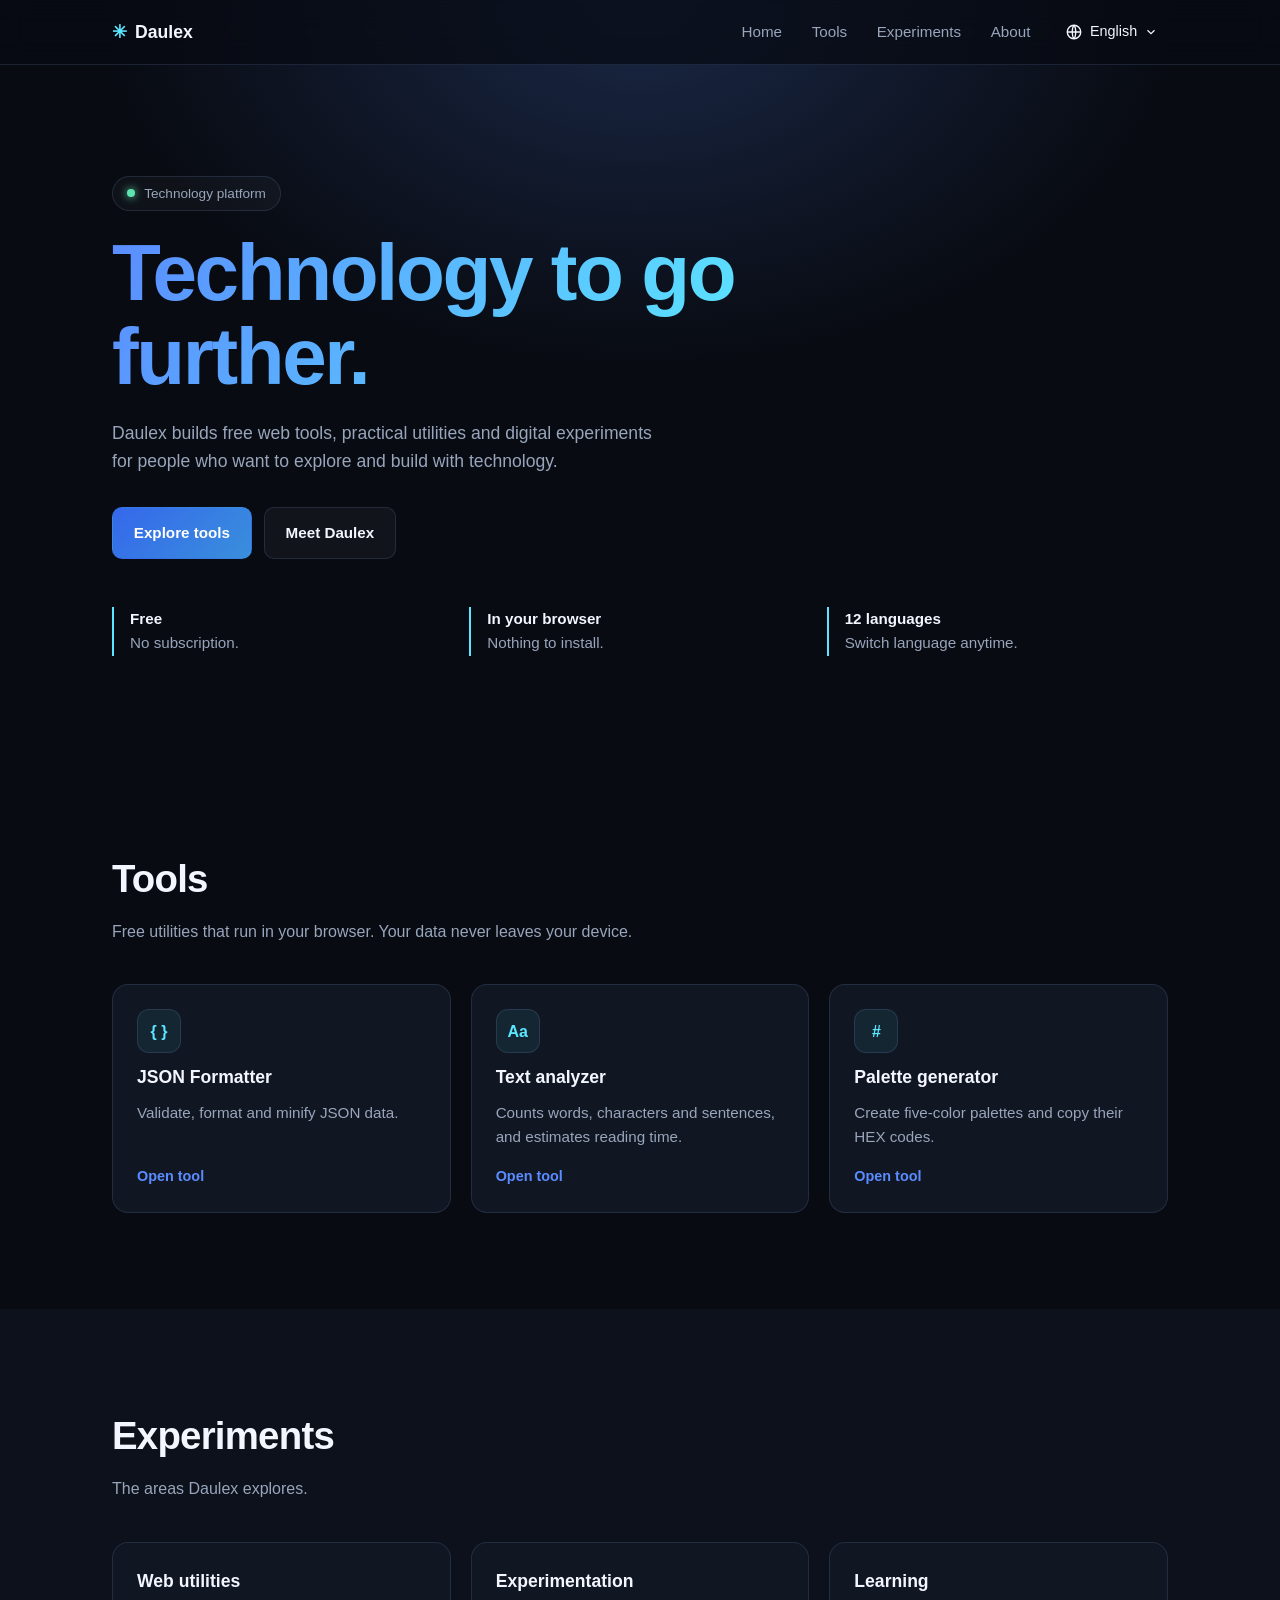
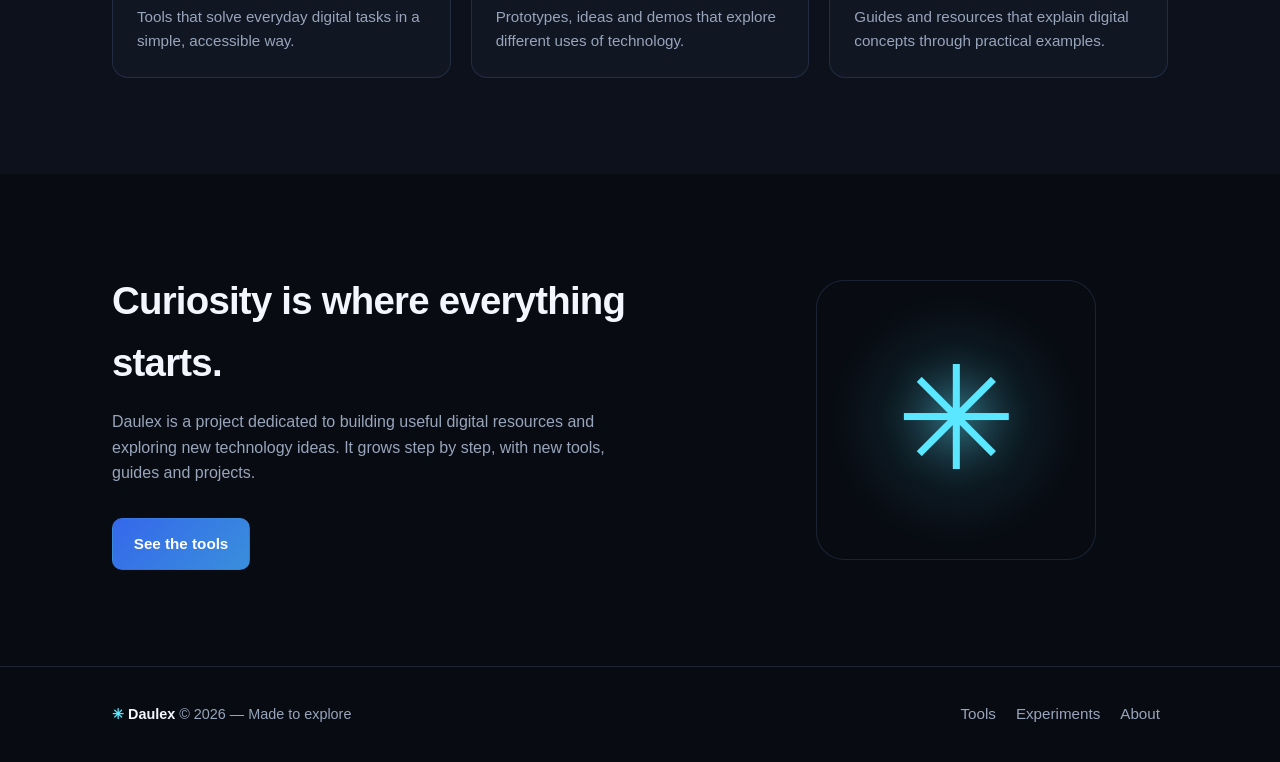
<file: index.html>
<!DOCTYPE html>
<html lang="es">
<head>
<meta charset="utf-8">
<meta name="viewport" content="width=device-width, initial-scale=1">
<meta name="theme-color" content="#080B12">
<link rel="icon" href="/favicon.ico" sizes="48x48">
<link rel="icon" href="/favicon.svg" type="image/svg+xml" sizes="any">
<link rel="apple-touch-icon" href="/apple-touch-icon.png">
<link rel="stylesheet" href="/assets/css/style.css">
<title>Daulex — Herramientas tecnológicas gratuitas</title>
<meta name="description" content="Daulex es una plataforma tecnológica con herramientas web gratuitas: JSON Formatter, analizador de texto y generador de paletas de colores.">
<meta name="robots" content="index, follow">
<link rel="canonical" href="https://daulex.com/">
<meta property="og:type" content="website">
<meta property="og:site_name" content="Daulex">
<meta property="og:title" content="Daulex — Herramientas tecnológicas gratuitas">
<meta property="og:description" content="Herramientas web gratuitas, utilidades prácticas y experimentos digitales.">
<meta property="og:url" content="https://daulex.com/">
<script type="application/ld+json">{"@context":"https://schema.org","@type":"WebSite","name":"Daulex","url":"https://daulex.com/"}</script>
<script type="application/ld+json">{"@context":"https://schema.org","@type":"Organization","name":"Daulex","url":"https://daulex.com/","description":"Plataforma tecnológica con herramientas web gratuitas.","logo":"https://daulex.com/icon-512.png"}</script>
<script src="/assets/js/main.js" defer></script>
</head>
<body>
<div id="site-header"></div>
<main>
<section class="hero"><div class="wrap">
  <span class="badge" data-i18n="badge">Plataforma tecnológica</span>
  <h1 data-i18n="h1">Tecnología para ir más allá.</h1>
  <p class="lead" data-i18n="lead">Daulex crea herramientas web gratuitas, utilidades prácticas y experimentos digitales para quienes quieren explorar y construir con tecnología.</p>
  <div class="btns"><a class="btn" href="#herramientas" data-i18n="b1">Explorar herramientas</a><a class="btn ghost" href="#acerca" data-i18n="b2">Conocer Daulex</a></div>
  <div class="feats">
    <div class="feat"><b data-i18n="f1a">Gratis</b><span data-i18n="f1b">Sin suscripción.</span></div>
    <div class="feat"><b data-i18n="f2a">En tu navegador</b><span data-i18n="f2b">Sin instalar programas.</span></div>
    <div class="feat"><b data-i18n="f3a">12 idiomas</b><span data-i18n="f3b">Cambia de idioma cuando quieras.</span></div>
  </div>
</div></section>
<section id="herramientas"><div class="wrap">
  <h2 data-i18n="tt">Herramientas</h2>
  <p class="sub" data-i18n="ts">Utilidades gratuitas que se ejecutan en tu navegador. Tus datos no salen de tu dispositivo.</p>
  <div class="grid">
    <a class="card tool" href="/tools/json-formatter/"><span class="ico">{ }</span><h3 data-i18n="jt">JSON Formatter</h3><p data-i18n="jd">Valida, formatea y comprime datos JSON.</p><span class="go" data-i18n="open">Abrir herramienta</span></a>
    <a class="card tool" href="/tools/text-analyzer/"><span class="ico">Aa</span><h3 data-i18n="xt">Analizador de texto</h3><p data-i18n="xd">Cuenta palabras, caracteres y frases, y estima el tiempo de lectura.</p><span class="go" data-i18n="open">Abrir herramienta</span></a>
    <a class="card tool" href="/tools/color-palette/"><span class="ico">#</span><h3 data-i18n="pt">Generador de paletas</h3><p data-i18n="pd">Crea paletas de cinco colores y copia sus códigos HEX.</p><span class="go" data-i18n="open">Abrir herramienta</span></a>
  </div>
</div></section>
<section id="experimentos" class="alt"><div class="wrap">
  <h2 data-i18n="et">Experimentos</h2>
  <p class="sub" data-i18n="esub">Las áreas que explora Daulex.</p>
  <div class="grid">
    <article class="card"><h3 data-i18n="e1t">Utilidades web</h3><p data-i18n="e1">Herramientas para resolver tareas digitales cotidianas de forma sencilla y accesible.</p></article>
    <article class="card"><h3 data-i18n="e2t">Experimentación</h3><p data-i18n="e2">Prototipos, ideas y demostraciones para explorar distintas aplicaciones de la tecnología.</p></article>
    <article class="card"><h3 data-i18n="e3t">Aprendizaje</h3><p data-i18n="e3">Guías y recursos que explican conceptos digitales con ejemplos prácticos.</p></article>
  </div>
</div></section>
<section id="acerca"><div class="wrap about">
  <div><h2 data-i18n="at">La curiosidad es el comienzo de todo.</h2><p data-i18n="ap">Daulex es un proyecto dedicado a desarrollar recursos digitales útiles y a explorar nuevas ideas tecnológicas. Crece paso a paso, con nuevas herramientas, guías y proyectos.</p><div class="btns"><a class="btn" href="#herramientas" data-i18n="ab">Ver las herramientas</a></div></div>
  <div class="star" aria-hidden="true">✳</div>
</div></section>
</main>
<div id="site-footer"></div>
</body>
</html>
</file>
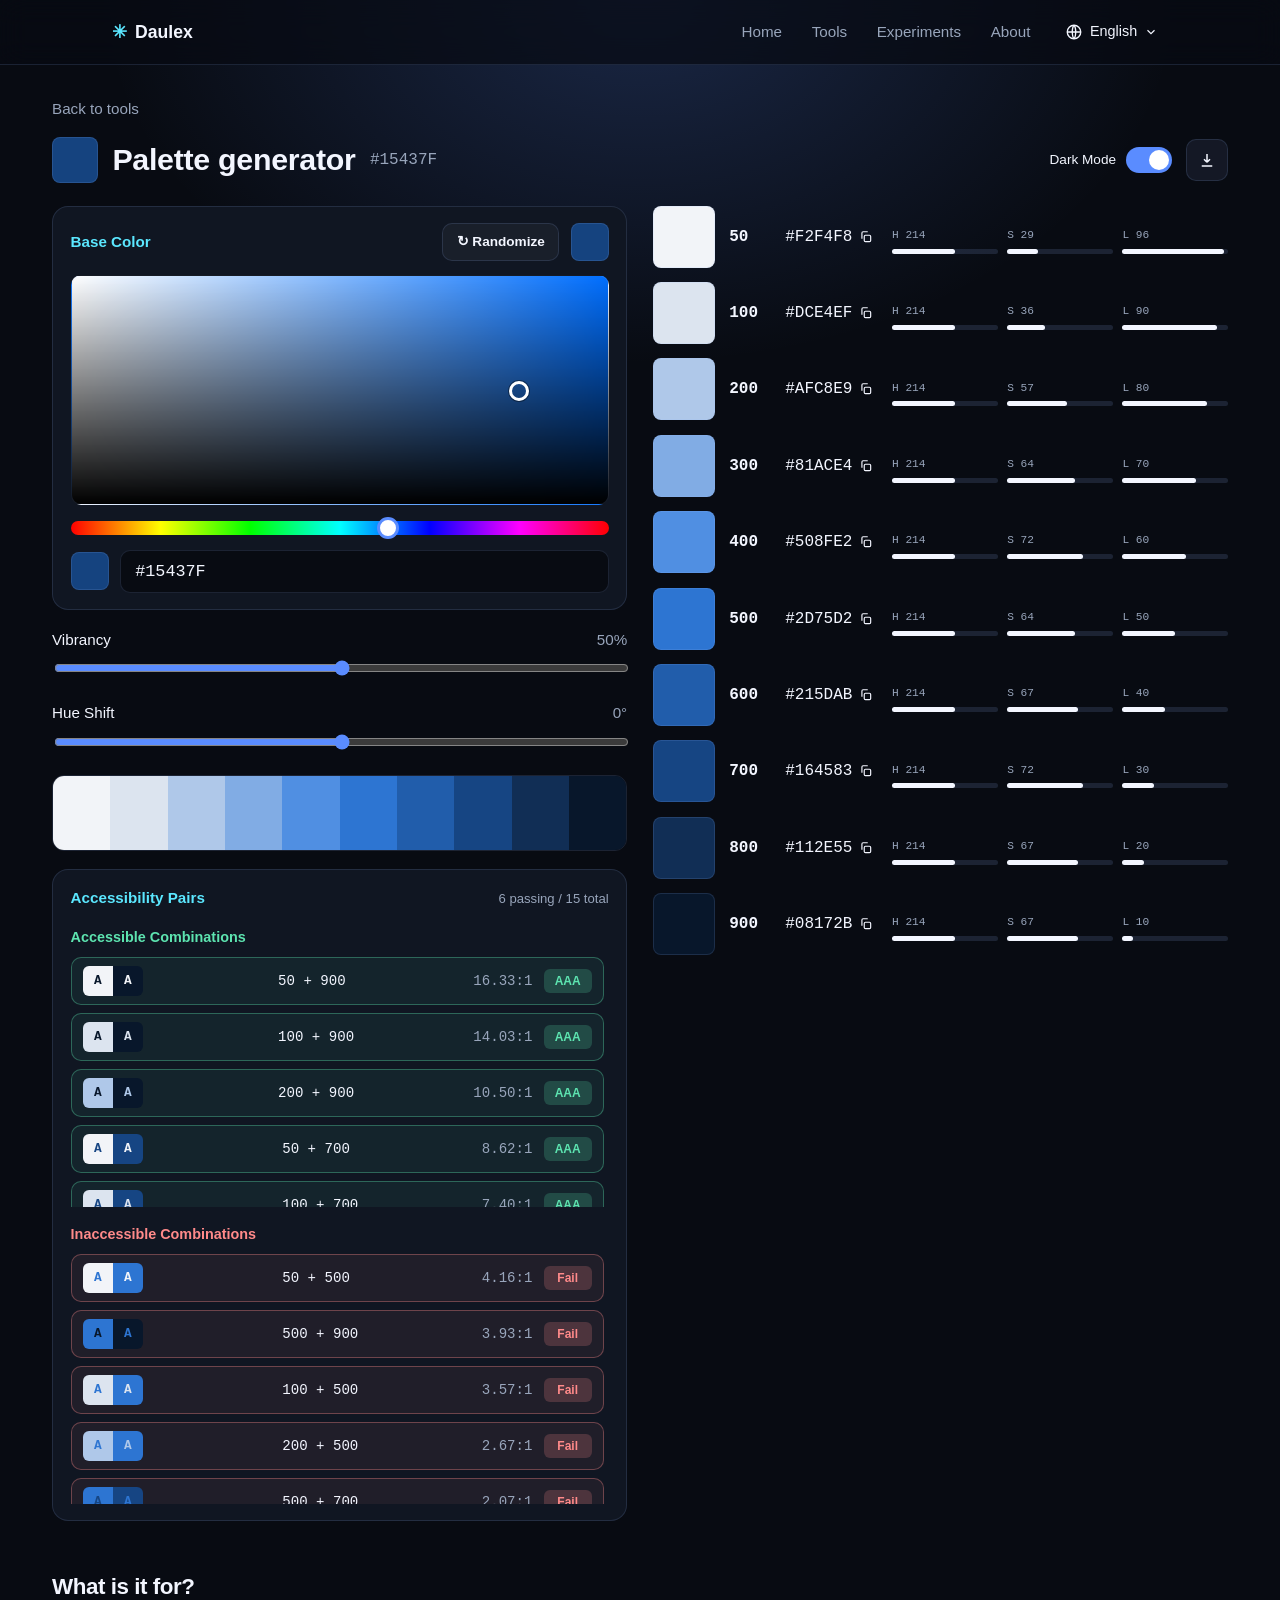
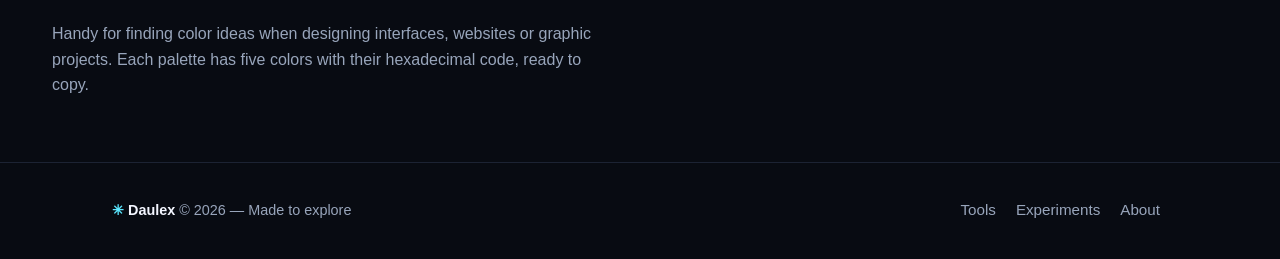
<file: tools/color-palette/index.html>
<!DOCTYPE html>
<html lang="es">
<head>
<meta charset="utf-8">
<meta name="viewport" content="width=device-width, initial-scale=1">
<meta name="theme-color" content="#080B12">
<link rel="icon" href="/favicon.ico" sizes="48x48">
<link rel="icon" href="/favicon.svg" type="image/svg+xml" sizes="any">
<link rel="apple-touch-icon" href="/apple-touch-icon.png">
<link rel="stylesheet" href="/assets/css/style.css">
<title>Generador de paletas de colores aleatorias — Daulex</title>
<meta name="description" content="Genera paletas de cinco colores aleatorios y copia sus códigos HEX con un clic. Gratis, sin registro y en tu navegador.">
<meta name="robots" content="index, follow">
<link rel="canonical" href="https://daulex.com/tools/color-palette/">
<meta property="og:type" content="website">
<meta property="og:title" content="Generador de paletas de colores aleatorias — Daulex">
<meta property="og:description" content="Genera paletas de cinco colores aleatorios y copia sus códigos HEX con un clic. Gratis, sin registro y en tu navegador.">
<meta property="og:url" content="https://daulex.com/tools/color-palette/">
<script type="application/ld+json">{"@context":"https://schema.org","@type":"WebApplication","name":"Generador de paletas","url":"https://daulex.com/tools/color-palette/","applicationCategory":"DesignApplication","operatingSystem":"Any","offers":{"@type":"Offer","price":"0","priceCurrency":"USD"}}</script>
<script src="/assets/js/main.js" defer></script>
<script src="/assets/js/color-palette.js" defer></script>
</head>
<body data-themable>
<div id="site-header"></div>
<main class="wrap page wide">
  <a class="back" href="/#herramientas" data-i18n="back">Volver a las herramientas</a>
  <div class="pg-head">
    <span class="bsw" id="bsw"></span>
    <h1 data-i18n="h1">Generador de paletas</h1>
    <span class="hxt" id="hxt"></span>
    <span class="sp"></span>
    <label class="tg"><span data-i18n="dm">Modo oscuro</span><input type="checkbox" class="sw2" id="dm"></label>
    <button class="ibtn" type="button" id="dl" aria-label="Descargar paleta" data-i18n-al="dl"><svg width="18" height="18" viewBox="0 0 24 24" fill="none" stroke="currentColor" stroke-width="2"><path d="M12 4v11m0 0l-4-4m4 4l4-4M5 20h14"/></svg></button>
  </div>
  <div class="pg">
    <div>
      <section class="pnl">
        <div class="bchead"><h2 data-i18n="bc">Color base</h2><button class="btn ghost sm" type="button" id="rnd">↻ <span data-i18n="rnd">Aleatorio</span></button><span class="bsw sm" id="bsw2"></span></div>
        <div class="sv" id="sv"><i class="th" id="th"></i></div>
        <input type="range" class="hue" id="hu" min="0" max="360" value="214" aria-label="Hue">
        <div class="hxrow"><span class="bsw sm" id="bsw3"></span><input class="hxin" id="hxIn" maxlength="7" spellcheck="false" autocomplete="off" aria-label="HEX"></div>
      </section>
      <div class="sl"><label for="vib"><span data-i18n="vib">Vivacidad</span><b id="vibV">50%</b></label><input type="range" id="vib" min="0" max="100" value="50"></div>
      <div class="sl"><label for="hs"><span data-i18n="hue">Cambio de tono</span><b id="hsV">0°</b></label><input type="range" id="hs" min="-180" max="180" value="0"></div>
      <div class="strip" id="strip"></div>
      <section class="pnl">
        <div class="achead"><h2 data-i18n="acc">Pares de accesibilidad</h2><span id="pc"></span></div>
        <h3 class="okh" data-i18n="okc">Combinaciones accesibles</h3><div class="plist" id="okL"></div>
        <h3 class="badh" data-i18n="bad">Combinaciones no accesibles</h3><div class="plist" id="badL"></div>
      </section>
    </div>
    <div class="shades" id="shades"></div>
  </div>
  <section class="info" style="padding-block:0"><h2 data-i18n="ah">¿Para qué sirve?</h2><p data-i18n="ap">Es útil para buscar ideas de color al diseñar interfaces, páginas web o proyectos gráficos. Cada paleta tiene cinco colores con su código hexadecimal, listos para copiar.</p></section>
</main>
<div id="site-footer"></div>
</body>
</html>
</file>
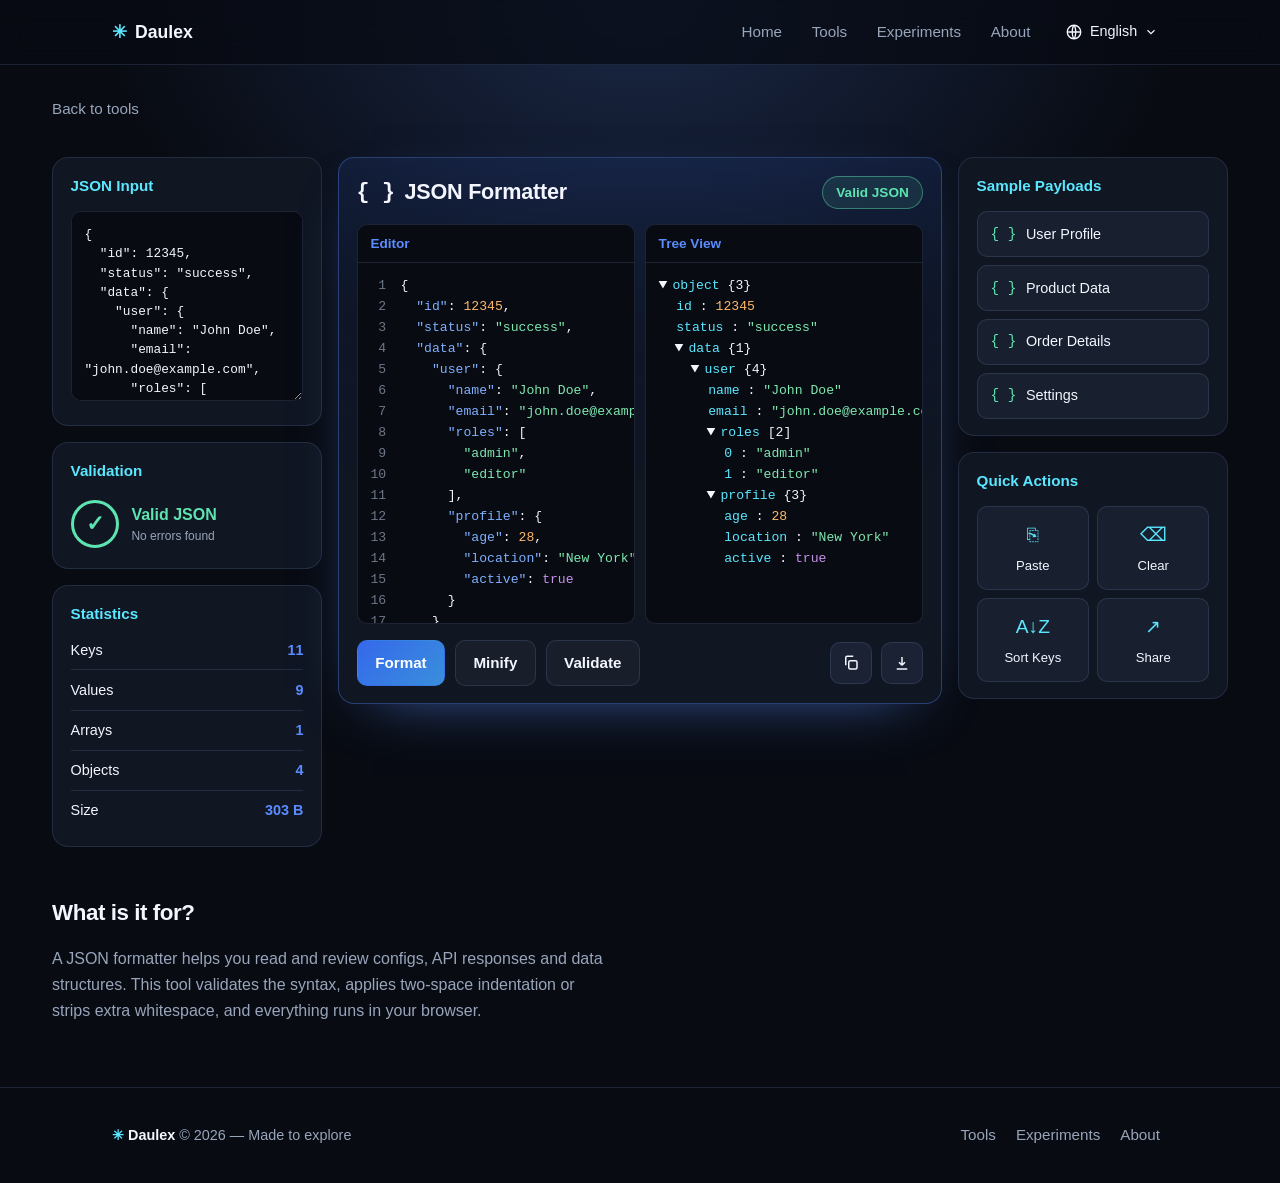
<file: tools/json-formatter/index.html>
<!DOCTYPE html>
<html lang="es">
<head>
<meta charset="utf-8">
<meta name="viewport" content="width=device-width, initial-scale=1">
<meta name="theme-color" content="#080B12">
<link rel="icon" href="/favicon.ico" sizes="48x48">
<link rel="icon" href="/favicon.svg" type="image/svg+xml" sizes="any">
<link rel="apple-touch-icon" href="/apple-touch-icon.png">
<link rel="stylesheet" href="/assets/css/style.css">
<title>JSON Formatter online gratis — Daulex</title>
<meta name="description" content="Valida, formatea y comprime JSON gratis en tu navegador. Sin registro y sin enviar tus datos a ningún servidor.">
<meta name="robots" content="index, follow">
<link rel="canonical" href="https://daulex.com/tools/json-formatter/">
<meta property="og:type" content="website">
<meta property="og:title" content="JSON Formatter online gratis — Daulex">
<meta property="og:description" content="Valida, formatea y comprime JSON gratis en tu navegador. Sin registro y sin enviar tus datos a ningún servidor.">
<meta property="og:url" content="https://daulex.com/tools/json-formatter/">
<script type="application/ld+json">{"@context":"https://schema.org","@type":"WebApplication","name":"JSON Formatter","url":"https://daulex.com/tools/json-formatter/","applicationCategory":"DeveloperApplication","operatingSystem":"Any","offers":{"@type":"Offer","price":"0","priceCurrency":"USD"}}</script>
<script src="/assets/js/main.js" defer></script>
<script src="/assets/js/json-formatter.js" defer></script>
</head>
<body>
<div id="site-header"></div>
<main class="wrap page wide">
  <a class="back" href="/#herramientas" data-i18n="back">Volver a las herramientas</a>
  <div class="jgrid">
    <div class="jl">
      <section class="pnl pin"><h2 data-i18n="jin2">Entrada JSON</h2><textarea id="jIn" spellcheck="false" aria-label="JSON"></textarea></section>
      <section class="pnl pval"><h2 data-i18n="vtl">Validación</h2><div id="jVal" class="vcard" aria-live="polite"></div></section>
      <section class="pnl pstat"><h2 data-i18n="stt">Estadísticas</h2>
        <dl class="stl">
          <div><dt data-i18n="ky">Claves</dt><dd id="st_keys">–</dd></div>
          <div><dt data-i18n="vl">Valores</dt><dd id="st_values">–</dd></div>
          <div><dt data-i18n="ar">Listas</dt><dd id="st_arrays">–</dd></div>
          <div><dt data-i18n="ob">Objetos</dt><dd id="st_objects">–</dd></div>
          <div><dt data-i18n="sz">Tamaño</dt><dd id="st_size">–</dd></div>
        </dl>
      </section>
    </div>
    <section class="pnl mainp">
      <div class="mhead"><h1><span class="ic">{ }</span><span data-i18n="h1">JSON Formatter</span></h1><span id="jPill" class="pill" hidden></span></div>
      <div class="split">
        <div class="pane2"><b data-i18n="ed">Editor</b><pre class="code" id="jOut"></pre></div>
        <div class="pane2"><b data-i18n="tv">Vista de árbol</b><div class="tree" id="jTree"></div></div>
      </div>
      <div class="actions">
        <button class="btn" type="button" id="bF" data-i18n="fmt">Formatear</button>
        <button class="btn ghost" type="button" id="bM" data-i18n="min">Comprimir</button>
        <button class="btn ghost" type="button" id="bV" data-i18n="val">Validar</button>
        <span class="sp"></span>
        <button class="ibtn" type="button" id="bC" aria-label="Copiar" data-i18n-al="copy"><svg width="18" height="18" viewBox="0 0 24 24" fill="none" stroke="currentColor" stroke-width="2"><rect x="9" y="9" width="11" height="11" rx="2"/><path d="M5 15V5a2 2 0 0 1 2-2h8"/></svg></button>
        <button class="ibtn" type="button" id="bD" aria-label="Descargar" data-i18n-al="dl"><svg width="18" height="18" viewBox="0 0 24 24" fill="none" stroke="currentColor" stroke-width="2"><path d="M12 4v11m0 0l-4-4m4 4l4-4M5 20h14"/></svg></button>
      </div>
    </section>
    <div class="jr">
      <section class="pnl psm"><h2 data-i18n="spl">Ejemplos de datos</h2>
        <div class="slist">
          <button class="sbtn" type="button" data-s="0"><span class="ic">{ }</span><span data-i18n="sp1">Perfil de usuario</span></button>
          <button class="sbtn" type="button" data-s="1"><span class="ic">{ }</span><span data-i18n="sp2">Datos de producto</span></button>
          <button class="sbtn" type="button" data-s="2"><span class="ic">{ }</span><span data-i18n="sp3">Detalle de pedido</span></button>
          <button class="sbtn" type="button" data-s="3"><span class="ic">{ }</span><span data-i18n="sp4">Configuración</span></button>
        </div>
      </section>
      <section class="pnl pqa"><h2 data-i18n="qa">Acciones rápidas</h2>
        <div class="qgrid">
          <button class="qbtn" type="button" id="qP"><span class="ic">⎘</span><span data-i18n="pst">Pegar</span></button>
          <button class="qbtn" type="button" id="qC"><span class="ic">⌫</span><span data-i18n="clear">Limpiar</span></button>
          <button class="qbtn" type="button" id="qS"><span class="ic">A↓Z</span><span data-i18n="srt">Ordenar claves</span></button>
          <button class="qbtn" type="button" id="qH"><span class="ic">↗</span><span data-i18n="shr">Compartir</span></button>
        </div>
      </section>
    </div>
  </div>
  <section class="info" style="padding-block:0"><h2 data-i18n="ah">¿Para qué sirve?</h2><p data-i18n="ap">Un JSON Formatter ayuda a leer y revisar configuraciones, respuestas de API y estructuras de datos. Esta herramienta valida la sintaxis, aplica sangría de dos espacios o elimina los espacios sobrantes, y todo ocurre en tu navegador.</p></section>
</main>
<div id="site-footer"></div>
</body>
</html>
</file>
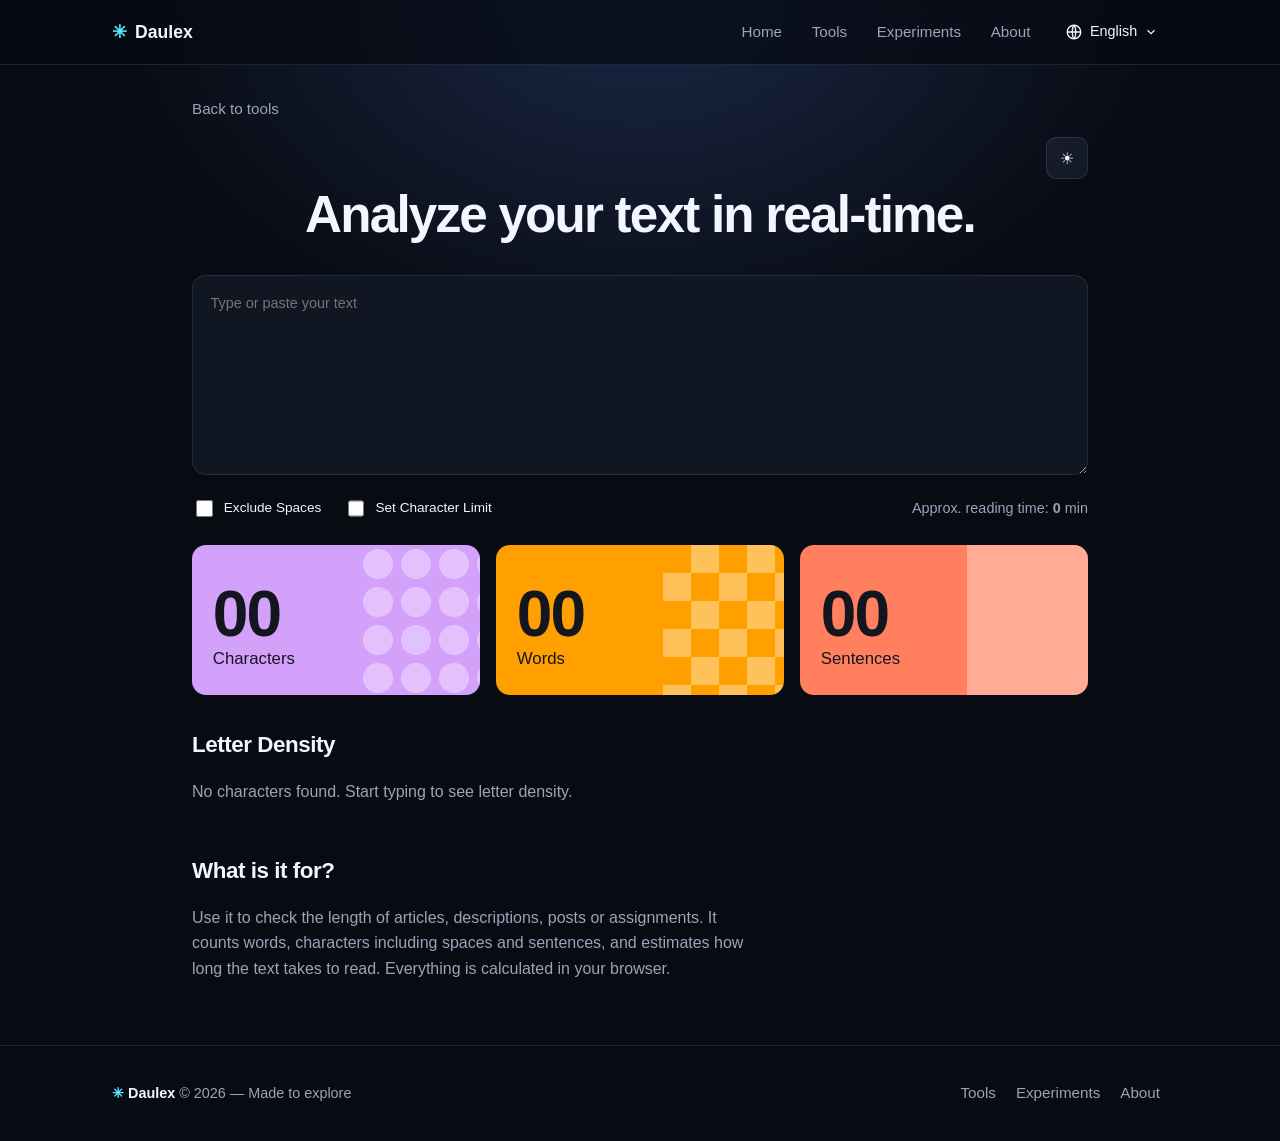
<file: tools/text-analyzer/index.html>
<!DOCTYPE html>
<html lang="es">
<head>
<meta charset="utf-8">
<meta name="viewport" content="width=device-width, initial-scale=1">
<meta name="theme-color" content="#080B12">
<link rel="icon" href="/favicon.ico" sizes="48x48">
<link rel="icon" href="/favicon.svg" type="image/svg+xml" sizes="any">
<link rel="apple-touch-icon" href="/apple-touch-icon.png">
<link rel="stylesheet" href="/assets/css/style.css">
<title>Analizador de texto online: palabras, caracteres y frases — Daulex</title>
<meta name="description" content="Cuenta palabras, caracteres y frases y calcula el tiempo de lectura de tu texto al instante. Gratis y sin registro.">
<meta name="robots" content="index, follow">
<link rel="canonical" href="https://daulex.com/tools/text-analyzer/">
<meta property="og:type" content="website">
<meta property="og:title" content="Analizador de texto online: palabras, caracteres y frases — Daulex">
<meta property="og:description" content="Cuenta palabras, caracteres y frases y calcula el tiempo de lectura de tu texto al instante. Gratis y sin registro.">
<meta property="og:url" content="https://daulex.com/tools/text-analyzer/">
<script type="application/ld+json">{"@context":"https://schema.org","@type":"WebApplication","name":"Analizador de texto","url":"https://daulex.com/tools/text-analyzer/","applicationCategory":"UtilitiesApplication","operatingSystem":"Any","offers":{"@type":"Offer","price":"0","priceCurrency":"USD"}}</script>
<script src="/assets/js/main.js" defer></script>
<script src="/assets/js/text-analyzer.js" defer></script>
</head>
<body data-themable>
<div id="site-header"></div>
<main class="wrap page">
  <a class="back" href="/#herramientas" data-i18n="back">Volver a las herramientas</a>
  <div class="ta">
    <div class="ta-bar"><button class="ibtn" type="button" id="thm" aria-label="Cambiar tema" data-i18n-al="thm">☾</button></div>
    <h1 class="ta-h" data-i18n="hd">Analiza tu texto en tiempo real.</h1>
    <textarea id="tIn" class="ta-area" data-i18n-ph="tin" placeholder="Escribe o pega tu texto"></textarea>
    <div class="ta-opts">
      <label class="ck"><input type="checkbox" id="xs"><span data-i18n="xs">Excluir espacios</span></label>
      <label class="ck"><input type="checkbox" id="lim"><span data-i18n="lim">Establecer límite de caracteres</span></label>
      <input type="number" id="limN" min="1" value="300" hidden aria-label="Límite">
      <span class="sp"></span>
      <span><span data-i18n="rt">Tiempo de lectura aprox.:</span> <b id="rtN">0</b> <span data-i18n="mn">min</span></span>
    </div>
    <p class="lim-err" id="limMsg" hidden></p>
    <div class="tcards">
      <div class="tc c1"><b id="sC">00</b><span data-i18n="sc">Caracteres</span></div>
      <div class="tc c2"><b id="sW">00</b><span data-i18n="sw">Palabras</span></div>
      <div class="tc c3"><b id="sS">00</b><span data-i18n="ss">Frases</span></div>
    </div>
    <h2 data-i18n="ld">Densidad de letras</h2>
    <div id="dens"></div>
    <button class="lnk" type="button" id="more" hidden></button>
  </div>
  <section class="info" style="padding-block:0"><h2 data-i18n="ah">¿Para qué sirve?</h2><p data-i18n="ap">Sirve para revisar la extensión de artículos, descripciones, publicaciones o trabajos. Cuenta palabras, caracteres con espacios y frases, y estima cuánto tarda en leerse el texto. Todo se calcula en tu navegador.</p></section>
</main>
<div id="site-footer"></div>
</body>
</html>
</file>
<file: assets/css/style.css>
:root{--bg:#080B12;--card:#101622;--alt:#0C111B;--text:#F3F6FF;--muted:#98A5BB;--blue:#5A8CFF;--cyan:#5BE7FF;--ok:#5DE4B0;--line:rgba(150,180,255,.14);--grad:linear-gradient(135deg,#3568EB,#398FDC)}
*{box-sizing:border-box}
html{scroll-behavior:smooth;-webkit-text-size-adjust:100%}
body{margin:0;background:var(--bg);color:var(--text);font-family:-apple-system,BlinkMacSystemFont,"Segoe UI",Roboto,"Helvetica Neue",Arial,sans-serif;line-height:1.6;position:relative}
body::before{content:"";position:absolute;inset:0 0 auto 0;height:520px;background:radial-gradient(ellipse 60% 100% at 50% 0,rgba(90,140,255,.22),transparent 70%);pointer-events:none;z-index:-1}
a{color:var(--blue)}
:focus-visible{outline:2px solid var(--cyan);outline-offset:3px}
.wrap{width:100%;max-width:1120px;margin:0 auto;padding-inline:clamp(1.1rem,4vw,2rem)}
section{padding-block:clamp(3.5rem,9vw,6rem);scroll-margin-top:64px}
header{position:fixed;inset:0 0 auto 0;z-index:20;background:rgba(8,11,18,.72);backdrop-filter:blur(14px);-webkit-backdrop-filter:blur(14px);border-bottom:1px solid var(--line)}
.bar{display:flex;align-items:center;gap:.75rem;height:64px}
.logo{display:flex;align-items:center;gap:.5rem;font-weight:700;font-size:1.1rem;color:var(--text);text-decoration:none;margin-inline-end:auto}
.logo span{color:var(--cyan)}
nav{display:flex;gap:.25rem}
nav a{color:var(--muted);text-decoration:none;padding:.45rem .8rem;border-radius:8px;font-size:.95rem;transition:color .2s,background .2s}
nav a:hover{color:var(--text);background:rgba(255,255,255,.05)}
.chip,.menu{font:inherit;font-size:.85rem;font-weight:600;color:var(--text);background:rgba(255,255,255,.05);border:1px solid var(--line);border-radius:8px;padding:.4rem .7rem;cursor:pointer;transition:border-color .2s}
.chip:hover,.menu:hover{border-color:var(--blue)}
select.chip option{background:#101622;color:#F3F6FF}
.menu{display:none}
@media(max-width:760px){
 .menu{display:block}
 header nav{position:absolute;top:64px;inset-inline:0;flex-direction:column;background:var(--card);border-bottom:1px solid var(--line);padding:.5rem clamp(1.1rem,4vw,2rem) 1rem;display:none}
 header nav.open{display:flex}
 nav a{padding:.75rem .5rem}
}
.hero{padding-top:calc(64px + clamp(3rem,10vw,7rem))}
.badge{display:inline-flex;align-items:center;gap:.55rem;padding:.35rem .9rem;border:1px solid var(--line);border-radius:99px;background:rgba(255,255,255,.03);color:var(--muted);font-size:.85rem}
.badge::before{content:"";width:.5rem;height:.5rem;border-radius:50%;background:var(--ok);box-shadow:0 0 8px var(--ok)}
h1{margin:1.25rem 0 0;font-size:clamp(2.4rem,8vw,5rem);line-height:1.05;letter-spacing:-.03em;max-width:14ch;background:linear-gradient(120deg,var(--blue),var(--cyan));-webkit-background-clip:text;background-clip:text;color:transparent}
.lead{max-width:56ch;margin:1.25rem 0 0;color:var(--muted);font-size:1.1rem}
.btns{display:flex;flex-wrap:wrap;gap:.75rem;margin-top:2rem}
.btn{display:inline-block;font:inherit;font-weight:600;font-size:.95rem;border:1px solid transparent;border-radius:10px;padding:.8rem 1.3rem;cursor:pointer;text-decoration:none;color:#fff;background:var(--grad);transition:transform .2s,filter .2s}
.btn:hover{transform:translateY(-2px);filter:brightness(1.1)}
.btn.ghost{background:rgba(255,255,255,.04);border-color:var(--line);color:var(--text)}
.feats{display:grid;grid-template-columns:repeat(3,1fr);gap:1rem;margin-top:3rem}
.feat{padding-inline-start:1rem;border-inline-start:2px solid var(--cyan);color:var(--muted);font-size:.95rem}
.feat b{display:block;color:var(--text)}
@media(max-width:760px){.feats{grid-template-columns:1fr}}
h2{margin:0;font-size:clamp(1.7rem,4.5vw,2.4rem);letter-spacing:-.02em}
.sub{margin:.6rem 0 0;max-width:60ch;color:var(--muted)}
.grid{display:grid;grid-template-columns:repeat(3,1fr);gap:1.25rem;margin-top:2.5rem}
@media(max-width:980px){.grid{grid-template-columns:repeat(2,1fr)}}
@media(max-width:640px){.grid{grid-template-columns:1fr}}
.card{background:var(--card);border:1px solid var(--line);border-radius:16px;padding:1.5rem;display:flex;flex-direction:column;gap:.6rem;transition:border-color .2s,transform .2s}
a.card{text-decoration:none;color:inherit}
.card h3{margin:0;font-size:1.1rem}
.card p{margin:0;color:var(--muted);font-size:.95rem;flex:1}
.tool:hover{border-color:var(--blue);transform:translateY(-3px)}
.ico{display:grid;place-items:center;width:44px;height:44px;border-radius:12px;background:rgba(91,231,255,.08);border:1px solid var(--line);color:var(--cyan);font-weight:700}
.go{color:var(--blue);font-weight:600;font-size:.9rem;margin-top:.4rem}
.page{padding-top:calc(64px + 2rem);padding-bottom:3rem;max-width:960px}
.page h1{font-size:clamp(2rem,6vw,3.2rem);max-width:none}
.back{display:inline-block;margin-bottom:1rem;color:var(--muted);text-decoration:none;font-size:.95rem}
.back:hover{color:var(--cyan)}
.ws{margin-top:2rem;background:var(--alt);border:1px solid var(--line);border-radius:16px;padding:clamp(1rem,3vw,1.75rem)}
.info{margin-top:3rem;max-width:62ch}
.info h2{font-size:1.4rem}.info p{color:var(--muted)}
.two{display:grid;grid-template-columns:1fr 1fr;gap:1rem}
@media(max-width:760px){.two{grid-template-columns:1fr}}
label{display:block;margin-bottom:.35rem;color:var(--muted);font-size:.85rem}
textarea{width:100%;min-height:220px;resize:vertical;font:.9rem/1.5 ui-monospace,SFMono-Regular,Menlo,Consolas,monospace;color:var(--text);background:var(--bg);border:1px solid var(--line);border-radius:10px;padding:.8rem}
textarea:focus{border-color:var(--blue);outline:none}
.actions{display:flex;flex-wrap:wrap;gap:.6rem;margin-top:1rem}
.actions .btn{padding:.6rem 1.1rem}
.status{margin-top:.9rem;min-height:1.4em;font-size:.9rem;color:var(--muted)}
.status.ok{color:var(--ok)}.status.err{color:#FF8A8A}
.stats{display:grid;grid-template-columns:repeat(4,1fr);gap:.75rem;margin-top:1rem}
@media(max-width:640px){.stats{grid-template-columns:repeat(2,1fr)}}
.stat{background:var(--card);border:1px solid var(--line);border-radius:12px;padding:.9rem}
.stat b{display:block;font-size:1.6rem;color:var(--cyan)}
.stat span{color:var(--muted);font-size:.85rem}
.note{margin:.9rem 0 0;color:var(--muted);font-size:.85rem}
.pal{display:grid;grid-template-columns:repeat(5,1fr);gap:.6rem}
@media(max-width:640px){.pal{grid-template-columns:repeat(2,1fr)}}
.sw{height:140px;border:1px solid var(--line);border-radius:12px;cursor:pointer;display:flex;align-items:flex-end;padding:.6rem;font:600 .85rem ui-monospace,Menlo,Consolas,monospace;transition:transform .2s}
.sw:hover{transform:translateY(-3px)}
.sw span{background:rgba(8,11,18,.75);color:#F3F6FF;padding:.2rem .5rem;border-radius:6px}
.about{display:grid;grid-template-columns:1.4fr 1fr;gap:2.5rem;align-items:center}
@media(max-width:760px){.about{grid-template-columns:1fr}}
.about p{color:var(--muted);max-width:56ch}
.star{aspect-ratio:1;max-width:280px;margin-inline:auto;width:100%;display:grid;place-items:center;font-size:clamp(6rem,18vw,9rem);color:var(--cyan);background:radial-gradient(circle,rgba(91,231,255,.14),transparent 65%);border:1px solid var(--line);border-radius:28px;text-shadow:0 0 30px rgba(91,231,255,.5)}
.alt{background:var(--alt)}
.nf{padding-top:calc(64px + clamp(3rem,12vw,8rem));min-height:70vh}
.nf h1{font-size:clamp(5rem,26vw,12rem);line-height:.95}
.nf h2{margin-top:1rem}.nf p{color:var(--muted)}
footer{border-top:1px solid var(--line);padding-block:2rem;color:var(--muted);font-size:.9rem}
.foot{display:flex;flex-wrap:wrap;gap:1rem 2rem;justify-content:space-between;align-items:center}
.foot nav{display:flex}
.foot a{padding:.2rem .5rem}
#toast{position:fixed;inset-inline:0;bottom:1.5rem;margin-inline:auto;width:max-content;max-width:90vw;background:var(--card);border:1px solid var(--blue);color:var(--text);padding:.65rem 1.1rem;border-radius:10px;opacity:0;transform:translateY(10px);pointer-events:none;transition:opacity .25s,transform .25s;z-index:30}
#toast.show{opacity:1;transform:none}
@media(prefers-reduced-motion:reduce){*{transition:none!important;scroll-behavior:auto!important}}
#jIn,#jOut{direction:ltr;text-align:left}
/* ===== language menu ===== */
[hidden]{display:none!important}
.lang{position:relative}
.lang-btn{display:flex;align-items:center;gap:.45rem;font:inherit;font-size:.9rem;font-weight:500;color:var(--text);background:transparent;border:0;border-radius:8px;padding:.45rem .6rem;cursor:pointer}
.lang-btn:hover,.lang.open .lang-btn{background:rgba(128,150,200,.14)}
.chev{transition:transform .2s}.lang.open .chev{transform:rotate(180deg)}
.lang-menu{position:absolute;top:100%;inset-inline-end:0;padding-top:10px;display:none;z-index:40}
.lang.open .lang-menu{display:block}
.lang-grid{display:grid;grid-template-columns:1fr 1fr;gap:.15rem .5rem;width:min(420px,92vw);padding:1rem;background:var(--card);border:1px solid var(--line);border-radius:14px;box-shadow:0 24px 60px -20px rgba(0,0,0,.7)}
.lo{display:flex;align-items:center;gap:.7rem;font:inherit;font-size:.95rem;color:var(--text);background:none;border:0;border-radius:8px;padding:.6rem;cursor:pointer;text-align:start}
.lo:hover{background:rgba(90,140,255,.14)}
.lo svg{color:var(--muted);flex:none}
.lo.on,.lo.on svg{color:var(--cyan)}
@media(max-width:760px){.lang{position:static}.lang-menu{inset-inline:0;top:64px;padding:0}.lang-grid{width:100%;border-radius:0 0 14px 14px;border-top:0}}
/* ===== light theme (tools with toggle) ===== */
html[data-theme=light]{--bg:#F3F6FF;--card:#FFFFFF;--alt:#E9EEFA;--text:#0B1020;--muted:#4E5B75;--line:rgba(20,40,90,.16);color-scheme:light}
html[data-theme=light] header{background:rgba(255,255,255,.82)}
html[data-theme=light] body::before{opacity:.45}
html[data-theme=light] .lang-grid{box-shadow:0 24px 60px -20px rgba(20,40,90,.3)}
/* ===== shared tool ui ===== */
.page.wide{max-width:1240px}
.pnl{background:var(--card);border:1px solid var(--line);border-radius:16px;padding:1rem 1.1rem}
.pnl h2{margin:0 0 .8rem;font-size:.95rem;color:var(--cyan);font-weight:600;letter-spacing:0}
.ibtn{display:inline-grid;place-items:center;width:42px;height:42px;border-radius:10px;border:1px solid var(--line);background:rgba(128,150,200,.1);color:var(--text);cursor:pointer;font:inherit}
.ibtn:hover{border-color:var(--blue)}
.sp{flex:1}
.btn.sm{padding:.45rem .85rem;font-size:.85rem}
/* ===== json formatter ===== */
.jgrid{display:grid;grid-template-columns:270px minmax(0,1fr) 270px;gap:1rem;margin-top:1.25rem;align-items:start}
.jl,.jr{display:grid;gap:1rem;min-width:0}
@media(max-width:1060px){.jgrid{grid-template-columns:minmax(0,1fr)}.jl,.jr{display:contents}.pin{order:1}.mainp{order:2}.pval{order:3}.pstat{order:4}.psm{order:5}.pqa{order:6}}
#jIn{min-height:190px;font-size:.8rem}
.mainp{background:linear-gradient(180deg,rgba(53,104,235,.12),var(--card) 60%);border-color:rgba(90,140,255,.35);box-shadow:0 20px 60px -35px rgba(90,140,255,.8);padding:1.1rem}
.mhead{display:flex;align-items:center;justify-content:space-between;gap:.75rem;flex-wrap:wrap;margin-bottom:.9rem}
.mhead h1{margin:0;font-size:1.35rem;max-width:none;background:none;color:var(--text);-webkit-text-fill-color:var(--text);display:flex;align-items:center;gap:.6rem;letter-spacing:-.01em}
.mhead .ic{color:var(--blue);font-family:ui-monospace,Menlo,Consolas,monospace}
.pill{padding:.3rem .85rem;border-radius:99px;font-size:.85rem;font-weight:600;border:1px solid}
.pill.ok{color:var(--ok);border-color:rgba(93,228,176,.45);background:rgba(93,228,176,.1)}
.pill.bad{color:#FF8A8A;border-color:rgba(255,138,138,.45);background:rgba(255,138,138,.1)}
.split{display:grid;grid-template-columns:1fr 1fr;gap:.6rem}
@media(max-width:760px){.split{grid-template-columns:minmax(0,1fr)}}
.pane2{background:var(--bg);border:1px solid var(--line);border-radius:10px;overflow:hidden;min-width:0}
.pane2>b{display:block;padding:.5rem .8rem;color:var(--blue);font-size:.85rem;font-weight:600;border-bottom:1px solid var(--line)}
.code,.tree{margin:0;padding:.7rem .8rem;height:360px;overflow:auto;font:.82rem/1.6 ui-monospace,SFMono-Regular,Menlo,Consolas,monospace;direction:ltr;text-align:left}
.code{display:flex;gap:.9rem;white-space:pre}
.nums{color:var(--muted);text-align:right;user-select:none;opacity:.7}
.code i,.tree i{font-style:normal}
.k{color:#7FB0FF}.s{color:#7EE8B0}.n{color:#FFB86B}.b{color:#C792EA}
.tree details{padding-inline-start:1rem}.tree .leaf{padding-inline-start:1.1rem;white-space:nowrap}
.tree summary{cursor:pointer;color:var(--text);white-space:nowrap}
.tree>div>details{padding-inline-start:0}
.tk{color:var(--cyan)}
.mainp .actions{align-items:center}
.vcard{display:flex;gap:.8rem;align-items:center;color:var(--muted);font-size:.9rem;min-height:56px}
.vcard b{display:block;color:var(--text);font-size:1rem}
.vcard small{display:block;word-break:break-word}
.vi{display:grid;place-items:center;flex:none;width:48px;height:48px;border-radius:50%;border:3px solid;font-size:1.4rem;font-weight:700}
.vcard.ok .vi{color:var(--ok)}.vcard.bad .vi{color:#FF8A8A}
.vcard.ok b{color:var(--ok)}.vcard.bad b{color:#FF8A8A}
.vcard.flash{animation:fl .6s}
@keyframes fl{30%{transform:scale(1.03)}}
.stl{margin:0;display:grid;gap:.55rem}
.stl div{display:flex;justify-content:space-between;color:var(--muted);font-size:.9rem;border-bottom:1px solid var(--line);padding-bottom:.45rem}
.stl div:last-child{border:0}
.stl dt{color:var(--text)}.stl dd{margin:0;color:var(--blue);font-weight:600}
.slist,.qgrid{display:grid;gap:.5rem}
.qgrid{grid-template-columns:1fr 1fr}
.sbtn,.qbtn{font:inherit;font-size:.9rem;color:var(--text);background:rgba(128,150,200,.08);border:1px solid var(--line);border-radius:10px;padding:.65rem .8rem;cursor:pointer;text-align:start;display:flex;align-items:center;gap:.6rem}
.sbtn:hover,.qbtn:hover{border-color:var(--blue);background:rgba(90,140,255,.12)}
.sbtn .ic{color:var(--ok);font-family:ui-monospace,Menlo,Consolas,monospace}
.qbtn{flex-direction:column;justify-content:center;text-align:center;gap:.3rem;font-size:.82rem;padding:.8rem .4rem}
.qbtn .ic{font-size:1.2rem;color:var(--cyan)}
/* ===== text analyzer ===== */
.ta{max-width:1000px;margin-inline:auto}
.ta-bar{display:flex;justify-content:flex-end}
.ta-h{max-width:16ch;margin:.5rem auto 2rem;text-align:center;font-size:clamp(2.2rem,6.5vw,3.8rem);line-height:1.08;background:none;color:var(--text);-webkit-text-fill-color:var(--text);letter-spacing:-.035em}
textarea.ta-area{min-height:200px;font:1.05rem/1.6 inherit;font-family:inherit;background:var(--card);border-radius:14px;padding:1.1rem;resize:vertical}
textarea.ta-area.err{border-color:#FF8A8A}
.ta-opts{display:flex;flex-wrap:wrap;align-items:center;gap:.6rem 1.4rem;margin-top:.9rem;color:var(--muted);font-size:.9rem}
.ck{display:flex;align-items:center;gap:.5rem;margin:0;cursor:pointer;color:var(--text)}
.ck input{width:1.05rem;height:1.05rem;accent-color:var(--blue)}
.ta-opts input[type=number]{width:6rem;font:inherit;color:var(--text);background:var(--card);border:1px solid var(--line);border-radius:8px;padding:.3rem .5rem}
.lim-err{color:#FF8A8A;margin:.6rem 0 0;font-size:.9rem}
.tcards{display:grid;grid-template-columns:repeat(3,1fr);gap:1rem;margin-top:1.6rem}
@media(max-width:760px){.tcards{grid-template-columns:1fr}}
.tc{position:relative;overflow:hidden;border-radius:14px;padding:1.4rem 1.3rem;min-height:150px;display:flex;flex-direction:column;justify-content:flex-end;color:#14161F}
.tc b{font-size:clamp(2.8rem,6vw,4rem);line-height:1;letter-spacing:-.03em}
.tc span{font-size:1.05rem}
.tc::after{content:"";position:absolute;inset-block:0;inset-inline-end:0;width:42%;opacity:.35;background-size:38px 38px}
.c1{background:#D3A0FA}.c1::after{background-image:radial-gradient(circle,#fff 55%,transparent 57%)}
.c2{background:#FF9F00}.c2::after{background-image:conic-gradient(#fff 25%,transparent 0 50%,#fff 0 75%,transparent 0);background-size:56px 56px}
.c3{background:#FF7F5F}.c3::after{background-image:linear-gradient(#fff 0 0),linear-gradient(90deg,#fff 0 0);background-size:100% 6px,6px 100%;background-position:0 0,0 0}
.ta h2{font-size:1.4rem;margin:2rem 0 1rem;color:var(--text)}
.ld{display:grid;grid-template-columns:2rem 1fr 7.5rem;gap:.9rem;align-items:center;margin-bottom:.7rem;font-size:.95rem}
.ld .l{font-weight:600}.ld .c{color:var(--muted);text-align:end;font-size:.88rem}
.ld .bar{height:12px;border-radius:99px;background:var(--alt);overflow:hidden}
.ld .bar i{display:block;height:100%;border-radius:99px;background:#D3A0FA}
.lnk{font:inherit;background:none;border:0;color:var(--blue);cursor:pointer;padding:.3rem 0;font-weight:600}
.nold{color:var(--muted)}
/* ===== palette generator ===== */
.pg-head{display:flex;align-items:center;gap:.9rem;flex-wrap:wrap;margin-bottom:1.4rem}
.pg-head h1{margin:0;font-size:clamp(1.3rem,3.5vw,1.9rem);max-width:none;background:none;color:var(--text);-webkit-text-fill-color:var(--text);letter-spacing:-.01em}
.hxt{color:var(--muted);font-family:ui-monospace,Menlo,Consolas,monospace}
.bsw{width:46px;height:46px;border-radius:8px;border:1px solid var(--line);flex:none}.bsw.sm{width:38px;height:38px}
.tg{display:flex;align-items:center;gap:.6rem;margin:0;color:var(--text);cursor:pointer}
.sw2{appearance:none;-webkit-appearance:none;width:46px;height:26px;border-radius:99px;background:var(--line);position:relative;cursor:pointer;margin:0;transition:background .2s}
.sw2::after{content:"";position:absolute;top:3px;inset-inline-start:3px;width:20px;height:20px;border-radius:50%;background:#fff;transition:transform .2s}
.sw2:checked{background:var(--blue)}.sw2:checked::after{transform:translateX(20px)}
[dir=rtl] .sw2:checked::after{transform:translateX(-20px)}
.pg{display:grid;grid-template-columns:minmax(0,1fr) minmax(0,1fr);gap:1.6rem;align-items:start}
@media(max-width:900px){.pg{grid-template-columns:minmax(0,1fr)}}
.pg>div:first-child{display:grid;gap:1.1rem}
.bchead{display:flex;align-items:center;gap:.7rem;margin-bottom:.9rem}
.bchead h2{margin:0;flex:1}
.sv{position:relative;height:230px;border-radius:10px;cursor:crosshair;touch-action:none;border:1px solid var(--line)}
.th{position:absolute;width:20px;height:20px;border-radius:50%;border:3px solid #fff;box-shadow:0 0 0 1px rgba(0,0,0,.4);transform:translate(-50%,-50%);pointer-events:none}
.hue{-webkit-appearance:none;appearance:none;width:100%;height:14px;border-radius:99px;margin:1rem 0 .9rem;background:linear-gradient(90deg,#f00,#ff0,#0f0,#0ff,#00f,#f0f,#f00)}
.hue::-webkit-slider-thumb{-webkit-appearance:none;width:22px;height:22px;border-radius:50%;background:#fff;border:3px solid var(--blue);cursor:pointer}
.hue::-moz-range-thumb{width:18px;height:18px;border-radius:50%;background:#fff;border:3px solid var(--blue);cursor:pointer}
.hxrow{display:flex;gap:.7rem;align-items:center}
.hxin{flex:1;font:1.05rem ui-monospace,Menlo,Consolas,monospace;color:var(--text);background:var(--bg);border:1px solid var(--line);border-radius:10px;padding:.7rem .9rem;text-transform:uppercase;direction:ltr}
.sl label{display:flex;justify-content:space-between;margin:0 0 .4rem;color:var(--text);font-size:.95rem}
.sl label b{color:var(--muted);font-weight:500}
.sl input[type=range]{width:100%;accent-color:var(--blue)}
.strip{display:flex;height:76px;border-radius:12px;overflow:hidden;border:1px solid var(--line)}
.strip i{flex:1}
.achead{display:flex;justify-content:space-between;align-items:center;gap:.5rem;margin-bottom:.6rem}
.achead h2{margin:0}.achead span{color:var(--muted);font-size:.82rem}
.okh,.badh{font-size:.9rem;margin:1rem 0 .5rem;font-weight:600}
.okh{color:var(--ok)}.badh{color:#FF8A8A}
.plist{display:grid;gap:.5rem;max-height:250px;overflow:auto;padding-inline-end:.3rem}
.pr{display:flex;align-items:center;gap:.7rem;padding:.5rem .7rem;border-radius:10px;border:1px solid;font-size:.88rem}
.pr.ok{border-color:rgba(93,228,176,.35);background:rgba(93,228,176,.07)}
.pr.no{border-color:rgba(255,138,138,.35);background:rgba(255,138,138,.07)}
.ab{display:flex;flex:none}
.ab i{font-style:normal;font-weight:700;width:30px;height:30px;display:grid;place-items:center;font-size:.8rem}
.ab i:first-child{border-radius:6px 0 0 6px}.ab i:last-child{border-radius:0 6px 6px 0}
.pr span{flex:1;font-family:ui-monospace,Menlo,Consolas,monospace}
.pr em{font-style:normal;font-family:ui-monospace,Menlo,Consolas,monospace;color:var(--muted)}
.pr u{text-decoration:none;font-size:.75rem;font-weight:700;padding:.15rem .5rem;border-radius:6px;min-width:3rem;text-align:center}
.pr.ok u{background:rgba(93,228,176,.2);color:var(--ok)}.pr.no u{background:rgba(255,138,138,.2);color:#FF8A8A}
.shades{display:grid;gap:.9rem}
.shade{display:grid;grid-template-columns:62px 2.6rem minmax(0,1fr);gap:.2rem .9rem;align-items:center;cursor:pointer}
.shade .sq{height:62px;border-radius:8px;border:1px solid var(--line)}
.shade b{font:600 1rem ui-monospace,Menlo,Consolas,monospace}
.shade .hx{font:1rem ui-monospace,Menlo,Consolas,monospace;display:flex;align-items:center;gap:.4rem;direction:ltr}
.shade .hsl{grid-column:3;display:grid;grid-template-columns:repeat(3,1fr);gap:.6rem}
.shade .hsl small{font:.7rem ui-monospace,Menlo,Consolas,monospace;color:var(--muted)}
.shade .bb{height:5px;border-radius:99px;background:var(--line);margin-top:.2rem}
.shade .bb i{display:block;height:100%;border-radius:99px;background:var(--text)}
.shade:hover .sq{outline:2px solid var(--blue)}
@media(max-width:560px){.shade{grid-template-columns:52px 2.4rem minmax(0,1fr)}.shade .sq{height:52px}}
.shade{grid-template-columns:62px 2.6rem minmax(0,1fr)}
.mid{display:flex;flex-wrap:wrap;align-items:center;gap:.4rem 1.2rem;min-width:0}
.shade .hsl{grid-column:auto;flex:1;min-width:200px}
</file>
